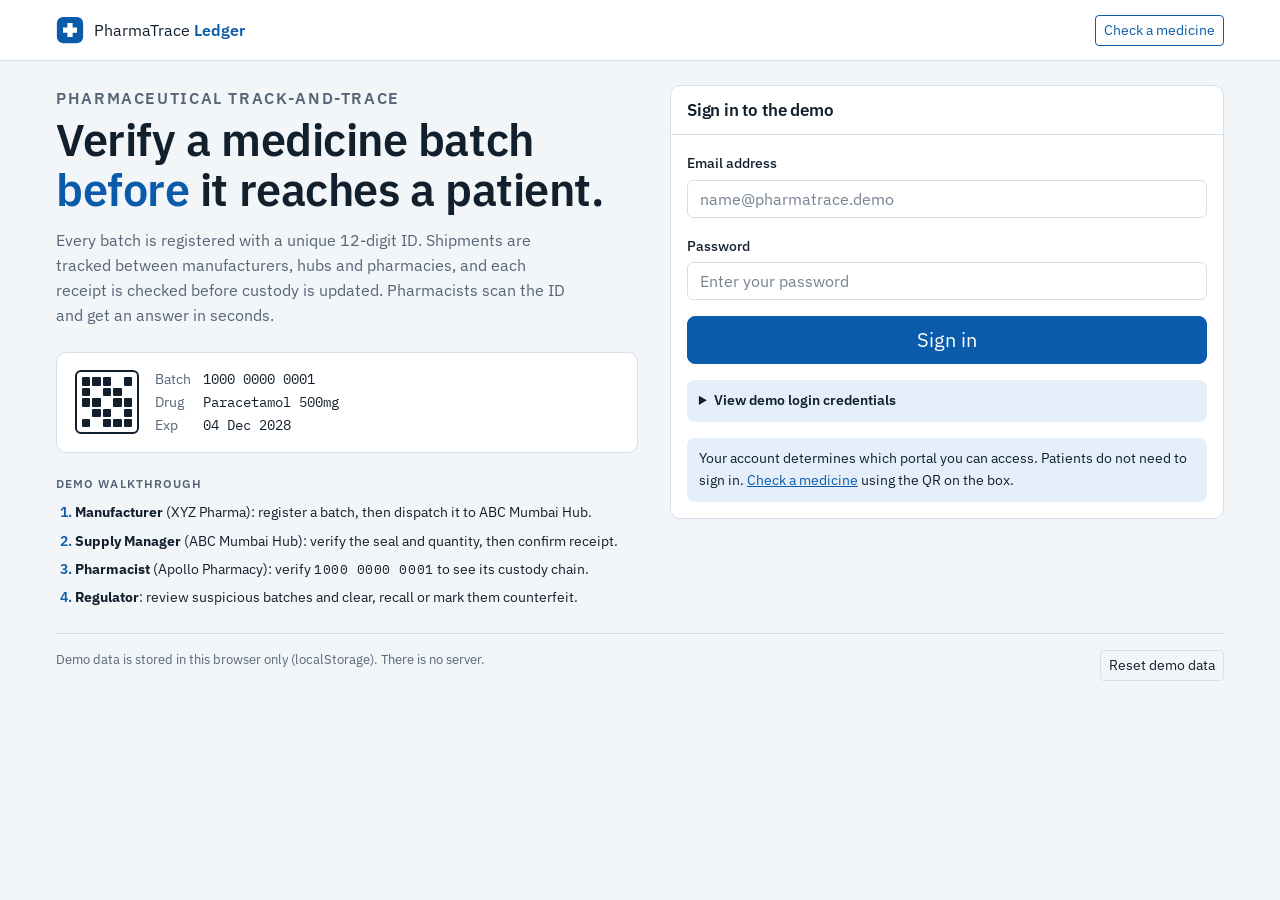
<file: index.html>
<!DOCTYPE html>
<html lang="en">
<head>
  <meta charset="UTF-8">
  <meta name="viewport" content="width=device-width, initial-scale=1, viewport-fit=cover">
  <meta name="claude:viewport-fit-sides" content="cover">
  <title>PharmaTrace Ledger</title>
  <link href="https://cdn.jsdelivr.net/npm/bootstrap@5.3.3/dist/css/bootstrap.min.css" rel="stylesheet">
  <link rel="preconnect" href="https://fonts.googleapis.com">
  <link rel="preconnect" href="https://fonts.gstatic.com" crossorigin>
  <link href="https://fonts.googleapis.com/css2?family=IBM+Plex+Mono:wght@400;600&family=IBM+Plex+Sans:wght@400;500;600&display=swap" rel="stylesheet">
  <link href="style.css" rel="stylesheet">
</head>
<body>
  <header class="pt-nav">
    <div class="pt-nav__inner">
      <a class="pt-brand" href="index.html" aria-label="PharmaTrace Ledger home">
        <svg class="pt-brand__mark" viewBox="0 0 32 32" aria-hidden="true"><rect x="1" y="1" width="30" height="30" rx="7" fill="var(--pt-accent)"/><path d="M13 8h6v5h5v6h-5v5h-6v-5H8v-6h5z" fill="var(--pt-accent-ink)"/></svg>
        <span>PharmaTrace <b>Ledger</b></span>
      </a>
      <div class="pt-nav__right"><a class="btn btn-sm btn-outline-primary" href="check.html">Check a medicine</a></div>
    </div>
  </header>

  <main class="pt-wrap">
    <div class="pt-login">
      <section class="pt-hero">
        <p class="pt-eyebrow">Pharmaceutical track-and-trace</p>
        <h1>Verify a medicine batch <em>before</em> it reaches a patient.</h1>
        <p>Every batch is registered with a unique 12-digit ID. Shipments are tracked between manufacturers, hubs and pharmacies, and each receipt is checked before custody is updated. Pharmacists scan the ID and get an answer in seconds.</p>

        <div class="pt-specimen" aria-label="Example batch label">
          <div class="pt-specimen__code" aria-hidden="true">
            <i></i><i></i><i></i><i class="o"></i><i></i>
            <i></i><i class="o"></i><i></i><i></i><i class="o"></i>
            <i></i><i></i><i class="o"></i><i></i><i></i>
            <i class="o"></i><i></i><i></i><i class="o"></i><i></i>
            <i></i><i class="o"></i><i></i><i></i><i></i>
          </div>
          <dl>
            <dt>Batch</dt><dd>1000 0000 0001</dd>
            <dt>Drug</dt><dd>Paracetamol 500mg</dd>
            <dt>Exp</dt><dd id="specExp">—</dd>
          </dl>
        </div>

        <h2 class="pt-section-label mt-4">Demo walkthrough</h2>
        <ol class="pt-steps">
          <li><strong>Manufacturer</strong> (XYZ Pharma): register a batch, then dispatch it to ABC Mumbai Hub.</li>
          <li><strong>Supply Manager</strong> (ABC Mumbai Hub): verify the seal and quantity, then confirm receipt.</li>
          <li><strong>Pharmacist</strong> (Apollo Pharmacy): verify <span class="pt-serial">1000 0000 0001</span> to see its custody chain.</li>
          <li><strong>Regulator</strong>: review suspicious batches and clear, recall or mark them counterfeit.</li>
        </ol>
      </section>

      <section class="pt-panel" aria-labelledby="signinTitle">
        <div class="pt-panel__head"><h2 id="signinTitle">Sign in to the demo</h2></div>
        <form class="pt-panel__body d-grid gap-3" id="loginForm" novalidate>
          <div>
            <label class="form-label" for="loginEmail">Email address</label>
            <input class="form-control" id="loginEmail" type="email" autocomplete="username" placeholder="name@pharmatrace.demo" required>
          </div>
          <div>
            <label class="form-label" for="loginPassword">Password</label>
            <input class="form-control" id="loginPassword" type="password" autocomplete="current-password" placeholder="Enter your password" required>
          </div>
          <button class="btn btn-primary btn-lg" type="submit">Sign in</button>
          <div id="demoCredentials"></div>
          <p class="pt-note mb-0">Your account determines which portal you can access. Patients do not need to sign in. <a href="check.html">Check a medicine</a> using the QR on the box.</p>
        </form>
      </section>
    </div>

    <footer class="pt-foot">
      <span>Demo data is stored in this browser only (localStorage). There is no server.</span>
      <span id="resetArea"><button class="btn btn-sm btn-outline-secondary" type="button" id="resetBtn">Reset demo data</button></span>
    </footer>
  </main>

  <script src="https://cdnjs.cloudflare.com/ajax/libs/bootstrap/5.3.3/js/bootstrap.bundle.min.js"></script>
  <script src="ledger.js"></script>
  <script src="data.js"></script>
  <script src="ui.js"></script>
  <script src="auth.js"></script>
  <script src="login.js"></script>
</body>
</html>
</file>
<file: style.css>
/* PharmaTrace Ledger — clinical theme on top of Bootstrap 5
   Layout: sticky top bar, summary tiles, then working tables; full-width status bands for results.
   Serial numbers are set in a monospace face, grouped 4-4-4 like a printed label. */
:root {
  --pt-bg: #F3F6F9;
  --pt-surface: #FFFFFF;
  --pt-ink: #12202E;
  --pt-muted: #566577;
  --pt-line: #D6E0EA;
  --pt-accent: #0A5BAA;
  --pt-accent-ink: #FFFFFF;
  --pt-accent-soft: #E4EFFA;
  --pt-ok: #0A7449;
  --pt-ok-soft: #DFF3E9;
  --pt-warn: #8A5600;
  --pt-warn-soft: #FFF1D2;
  --pt-bad: #B3132E;
  --pt-bad-soft: #FCE4E8;
  --pt-font: "IBM Plex Sans", system-ui, -apple-system, "Segoe UI", Roboto, sans-serif;
  --pt-mono: "IBM Plex Mono", ui-monospace, "SFMono-Regular", Menlo, Consolas, monospace;
  --pt-radius: 10px;
}
@media (prefers-color-scheme: dark) {
  :root:not([data-theme="light"]) {
    --pt-bg: #0D151E; --pt-surface: #142130; --pt-ink: #E4ECF4; --pt-muted: #98A8BA; --pt-line: #25374B;
    --pt-accent: #5BA3EE; --pt-accent-ink: #06121F; --pt-accent-soft: #15314E;
    --pt-ok: #4FCB95; --pt-ok-soft: #0F2E21; --pt-warn: #F2B64F; --pt-warn-soft: #33270E;
    --pt-bad: #FF7085; --pt-bad-soft: #3B131B; color-scheme: dark;
  }
}
:root[data-theme="dark"] {
  --pt-bg: #0D151E; --pt-surface: #142130; --pt-ink: #E4ECF4; --pt-muted: #98A8BA; --pt-line: #25374B;
  --pt-accent: #5BA3EE; --pt-accent-ink: #06121F; --pt-accent-soft: #15314E;
  --pt-ok: #4FCB95; --pt-ok-soft: #0F2E21; --pt-warn: #F2B64F; --pt-warn-soft: #33270E;
  --pt-bad: #FF7085; --pt-bad-soft: #3B131B; color-scheme: dark;
}

/* Point Bootstrap at our tokens */
html[data-bs-theme] {
  --bs-body-bg: var(--pt-bg);
  --bs-body-color: var(--pt-ink);
  --bs-body-font-family: var(--pt-font);
  --bs-border-color: var(--pt-line);
  --bs-secondary-color: var(--pt-muted);
  --bs-tertiary-bg: var(--pt-bg);
  --bs-emphasis-color: var(--pt-ink);
  --bs-heading-color: var(--pt-ink);
  --bs-link-color: var(--pt-accent);
  --bs-link-hover-color: var(--pt-accent);
  --bs-link-color-rgb: 10, 91, 170;
  --bs-focus-ring-color: color-mix(in srgb, var(--pt-accent) 35%, transparent);
}
body { background: var(--pt-bg); color: var(--pt-ink); font-family: var(--pt-font); font-size: 15px; line-height: 1.55; }
h1, h2, h3 { text-wrap: balance; letter-spacing: -0.01em; }
.text-body-secondary { color: var(--pt-muted) !important; }

.btn, .nav-link { background-image: none; text-shadow: none; }
.btn-primary {
  --bs-btn-bg: var(--pt-accent); --bs-btn-border-color: var(--pt-accent); --bs-btn-color: var(--pt-accent-ink);
  --bs-btn-hover-bg: color-mix(in srgb, var(--pt-accent) 86%, #000); --bs-btn-hover-border-color: color-mix(in srgb, var(--pt-accent) 86%, #000);
  --bs-btn-hover-color: var(--pt-accent-ink); --bs-btn-active-bg: color-mix(in srgb, var(--pt-accent) 78%, #000);
  --bs-btn-active-border-color: color-mix(in srgb, var(--pt-accent) 78%, #000); --bs-btn-active-color: var(--pt-accent-ink);
  --bs-btn-disabled-bg: var(--pt-accent); --bs-btn-disabled-border-color: var(--pt-accent); --bs-btn-disabled-color: var(--pt-accent-ink);
}
.btn-outline-primary {
  --bs-btn-color: var(--pt-accent); --bs-btn-border-color: var(--pt-accent);
  --bs-btn-hover-bg: var(--pt-accent); --bs-btn-hover-border-color: var(--pt-accent); --bs-btn-hover-color: var(--pt-accent-ink);
  --bs-btn-active-bg: var(--pt-accent); --bs-btn-active-border-color: var(--pt-accent); --bs-btn-active-color: var(--pt-accent-ink);
}
.btn-danger {
  --bs-btn-bg: var(--pt-bad); --bs-btn-border-color: var(--pt-bad); --bs-btn-color: var(--pt-surface);
  --bs-btn-hover-bg: color-mix(in srgb, var(--pt-bad) 85%, #000); --bs-btn-hover-border-color: color-mix(in srgb, var(--pt-bad) 85%, #000); --bs-btn-hover-color: var(--pt-surface);
  --bs-btn-active-bg: color-mix(in srgb, var(--pt-bad) 78%, #000); --bs-btn-active-color: var(--pt-surface);
}
.btn-outline-danger {
  --bs-btn-color: var(--pt-bad); --bs-btn-border-color: color-mix(in srgb, var(--pt-bad) 55%, transparent);
  --bs-btn-hover-bg: var(--pt-bad); --bs-btn-hover-border-color: var(--pt-bad); --bs-btn-hover-color: var(--pt-surface);
  --bs-btn-active-bg: var(--pt-bad); --bs-btn-active-color: var(--pt-surface);
}
.btn-outline-secondary {
  color: var(--bs-btn-color);
  --bs-btn-color: var(--pt-ink); --bs-btn-border-color: var(--pt-line);
  --bs-btn-hover-bg: var(--pt-accent-soft); --bs-btn-hover-border-color: var(--pt-line); --bs-btn-hover-color: var(--pt-ink);
  --bs-btn-active-bg: var(--pt-accent-soft); --bs-btn-active-color: var(--pt-ink);
}
.btn:focus-visible, .form-control:focus, .form-select:focus, .form-check-input:focus {
  border-color: var(--pt-accent);
  box-shadow: 0 0 0 3px color-mix(in srgb, var(--pt-accent) 35%, transparent);
  outline: none;
}
.form-control, .form-select { background-color: var(--pt-surface); color: var(--pt-ink); border-color: var(--pt-line); }
.form-control[readonly] { background-color: var(--pt-bg); }
.form-control::placeholder { color: var(--pt-muted); opacity: .8; }
.form-check-input:checked { background-color: var(--pt-accent); border-color: var(--pt-accent); }
.form-label { font-weight: 500; font-size: .875rem; margin-bottom: .3rem; }
.pt-mono-input { font-family: var(--pt-mono); letter-spacing: .03em; }

.modal { --bs-modal-bg: var(--pt-surface); --bs-modal-color: var(--pt-ink); --bs-modal-border-color: var(--pt-line); }
.dropdown-menu { --bs-dropdown-bg: var(--pt-surface); --bs-dropdown-color: var(--pt-ink); --bs-dropdown-border-color: var(--pt-line); }
.nav-tabs { --bs-nav-tabs-border-color: var(--pt-line); --bs-nav-tabs-link-active-bg: var(--pt-surface); --bs-nav-tabs-link-active-color: var(--pt-ink); --bs-nav-tabs-link-active-border-color: var(--pt-line) var(--pt-line) var(--pt-surface); --bs-nav-link-color: var(--pt-muted); --bs-nav-link-hover-color: var(--pt-accent); }

/* ---------- Page frame ---------- */
body::before { content: ""; position: fixed; inset: 0 0 auto; height: env(safe-area-inset-top, 0px); z-index: 1031; background: var(--pt-surface); }
.pt-wrap {
  max-width: 1200px; margin: 0 auto;
  padding-left: max(16px, env(safe-area-inset-left, 0px));
  padding-right: max(16px, env(safe-area-inset-right, 0px));
  padding-block: 24px 48px;
  display: grid; gap: 24px;
}
.pt-wrap > * { min-width: 0; }

.pt-nav {
  position: sticky; top: env(safe-area-inset-top, 0px); z-index: 1030;
  background: var(--pt-surface); border-bottom: 1px solid var(--pt-line);
}
.pt-nav__inner {
  max-width: 1200px; margin: 0 auto; min-height: 60px;
  padding-left: max(16px, env(safe-area-inset-left, 0px)); padding-right: max(16px, env(safe-area-inset-right, 0px));
  display: flex; align-items: center; gap: 16px; flex-wrap: wrap; padding-block: 8px;
}
.pt-brand { display: inline-flex; align-items: center; gap: 10px; color: var(--pt-ink); text-decoration: none; font-size: 1rem; white-space: nowrap; }
.pt-brand b { color: var(--pt-accent); font-weight: 600; }
.pt-brand__mark { width: 28px; height: 28px; flex: none; }
.pt-nav__page { color: var(--pt-muted); font-size: .9rem; padding-left: 16px; border-left: 1px solid var(--pt-line); }
.pt-nav__right { margin-left: auto; display: flex; align-items: center; gap: 12px; }
.pt-user { display: grid; line-height: 1.2; text-align: right; }
.pt-user__role { font-size: .68rem; text-transform: uppercase; letter-spacing: .08em; color: var(--pt-accent); font-weight: 600; }
.pt-user__name { font-weight: 500; font-size: .9rem; }
.pt-bell { position: relative; border: 1px solid var(--pt-line); background: var(--pt-surface); color: var(--pt-ink); width: 38px; height: 38px; border-radius: 8px; display: grid; place-items: center; }
.pt-bell:hover { background: var(--pt-accent-soft); }
.pt-bell:focus-visible { outline: 3px solid color-mix(in srgb, var(--pt-accent) 40%, transparent); }
.pt-bell__count { position: absolute; top: -6px; right: -6px; min-width: 18px; height: 18px; padding: 0 4px; border-radius: 9px; background: var(--pt-bad); color: var(--pt-surface); font-size: .7rem; font-weight: 600; display: grid; place-items: center; }
.pt-bell__menu { width: min(360px, calc(100vw - 32px)); max-height: 420px; overflow-y: auto; padding: 0; }
.pt-bell__head { margin: 0; padding: 10px 14px; font-size: .75rem; text-transform: uppercase; letter-spacing: .08em; color: var(--pt-muted); border-bottom: 1px solid var(--pt-line); }
.pt-bell__item { padding: 10px 14px; border-bottom: 1px solid var(--pt-line); font-size: .85rem; }
.pt-bell__item p { margin: 0 0 2px; }
.pt-bell__item time { font-size: .75rem; color: var(--pt-muted); }
.pt-bell__item.is-unread { background: var(--pt-accent-soft); }
.pt-bell__empty { padding: 14px; margin: 0; color: var(--pt-muted); font-size: .85rem; }
@media (max-width: 640px) {
  .pt-nav__page { display: none; }
  .pt-user { display: none; }
}

/* ---------- Page header ---------- */
.pt-head { display: flex; flex-wrap: wrap; align-items: end; justify-content: space-between; gap: 12px 24px; }
.pt-head h1 { font-size: clamp(1.5rem, 1.2rem + 1.2vw, 2rem); font-weight: 600; margin: 0; }
.pt-head p { margin: 4px 0 0; color: var(--pt-muted); max-width: 62ch; }
.pt-eyebrow { font-size: .72rem; text-transform: uppercase; letter-spacing: .1em; color: var(--pt-accent); font-weight: 600; margin: 0 0 4px; }
.pt-section-label { font-size: .75rem; text-transform: uppercase; letter-spacing: .09em; color: var(--pt-muted); font-weight: 600; margin: 0 0 10px; }

/* ---------- Summary tiles ---------- */
.pt-stats { display: grid; grid-template-columns: repeat(auto-fit, minmax(150px, 1fr)); gap: 12px; }
.pt-stat { background: var(--pt-surface); border: 1px solid var(--pt-line); border-radius: var(--pt-radius); padding: 14px 16px; border-top: 3px solid var(--pt-line); }
.pt-stat__label { font-size: .78rem; color: var(--pt-muted); margin: 0; }
.pt-stat__value { font-size: 1.75rem; font-weight: 600; margin: 2px 0 0; font-variant-numeric: tabular-nums; line-height: 1.2; }
.pt-stat--ok { border-top-color: var(--pt-ok); }
.pt-stat--warn { border-top-color: var(--pt-warn); }
.pt-stat--bad { border-top-color: var(--pt-bad); }
.pt-stat--info { border-top-color: var(--pt-accent); }

/* ---------- Panels and tables ---------- */
.pt-panel { background: var(--pt-surface); border: 1px solid var(--pt-line); border-radius: var(--pt-radius); }
.pt-panel__head { display: flex; flex-wrap: wrap; align-items: center; justify-content: space-between; gap: 10px 16px; padding: 14px 16px; border-bottom: 1px solid var(--pt-line); }
.pt-panel__head h2 { font-size: 1.05rem; font-weight: 600; margin: 0; }
.pt-panel__body { padding: 16px; }
.pt-toolbar { display: flex; flex-wrap: wrap; gap: 8px; align-items: center; }
.pt-toolbar .form-control, .pt-toolbar .form-select { width: auto; min-width: 0; flex: 1 1 160px; }
.table-responsive { margin: 0; }
.pt-table { --bs-table-bg: var(--pt-surface); --bs-table-color: var(--pt-ink); --bs-table-border-color: var(--pt-line); --bs-table-hover-bg: var(--pt-accent-soft); --bs-table-hover-color: var(--pt-ink); margin: 0; font-size: .9rem; }
.pt-table th { font-size: .72rem; text-transform: uppercase; letter-spacing: .07em; color: var(--pt-muted); font-weight: 600; white-space: nowrap; background: var(--pt-surface); }
.pt-table td, .pt-table th { padding: 10px 16px; vertical-align: middle; }
.pt-table td { font-variant-numeric: tabular-nums; }
.pt-actions { display: flex; flex-wrap: wrap; gap: 6px; }
.pt-actions .btn { --bs-btn-padding-y: .2rem; --bs-btn-padding-x: .55rem; --bs-btn-font-size: .8rem; white-space: nowrap; }
.pt-empty-cell { text-align: center; color: var(--pt-muted); padding: 28px 16px !important; }
.pt-sub { display: block; font-size: .78rem; color: var(--pt-muted); }

.pt-serial { font-family: var(--pt-mono); font-size: .92em; letter-spacing: .04em; white-space: nowrap; font-variant-numeric: tabular-nums; }

/* ---------- Badges ---------- */
.pt-badge { display: inline-flex; align-items: center; gap: 4px; padding: 2px 8px; border-radius: 999px; font-size: .76rem; font-weight: 600; white-space: nowrap; border: 1px solid transparent; }
.pt-badge--ok { color: var(--pt-ok); background: var(--pt-ok-soft); border-color: color-mix(in srgb, var(--pt-ok) 30%, transparent); }
.pt-badge--warn { color: var(--pt-warn); background: var(--pt-warn-soft); border-color: color-mix(in srgb, var(--pt-warn) 30%, transparent); }
.pt-badge--bad { color: var(--pt-bad); background: var(--pt-bad-soft); border-color: color-mix(in srgb, var(--pt-bad) 30%, transparent); }
.pt-badge--info { color: var(--pt-accent); background: var(--pt-accent-soft); border-color: color-mix(in srgb, var(--pt-accent) 25%, transparent); }

/* ---------- StatusAlert ---------- */
.pt-alert { display: flex; gap: 14px; align-items: flex-start; padding: 16px 18px; border-radius: var(--pt-radius); border: 1px solid; }
.pt-alert__icon { flex: none; width: 34px; height: 34px; border-radius: 50%; display: grid; place-items: center; font-size: 1.05rem; font-weight: 700; }
.pt-alert__title { margin: 0; font-weight: 600; font-size: 1.15rem; line-height: 1.3; }
.pt-alert__msg { margin: 2px 0 0; }
.pt-alert--ok { background: var(--pt-ok-soft); border-color: var(--pt-ok); color: var(--pt-ink); }
.pt-alert--ok .pt-alert__icon { background: var(--pt-ok); color: var(--pt-surface); }
.pt-alert--ok .pt-alert__title { color: var(--pt-ok); }
.pt-alert--warn { background: var(--pt-warn-soft); border-color: var(--pt-warn); color: var(--pt-ink); }
.pt-alert--warn .pt-alert__icon { background: var(--pt-warn); color: var(--pt-surface); }
.pt-alert--warn .pt-alert__title { color: var(--pt-warn); text-transform: uppercase; letter-spacing: .02em; }
.pt-alert--bad { background: var(--pt-bad); border-color: var(--pt-bad); color: var(--pt-surface); }
.pt-alert--bad .pt-alert__icon { background: var(--pt-surface); color: var(--pt-bad); }
.pt-alert--bad .pt-alert__title { text-transform: uppercase; letter-spacing: .02em; font-size: 1.3rem; }

/* ---------- Timeline ---------- */
.pt-timeline { list-style: none; margin: 0; padding: 0; position: relative; }
.pt-step { position: relative; display: grid; grid-template-columns: 22px minmax(0, 1fr); gap: 12px; padding-bottom: 16px; }
.pt-step:not(:last-child)::before { content: ""; position: absolute; left: 10px; top: 18px; bottom: -2px; width: 2px; background: var(--pt-line); }
.pt-step__dot { width: 14px; height: 14px; margin: 4px 0 0 4px; border-radius: 50%; border: 3px solid var(--pt-accent); background: var(--pt-surface); position: relative; z-index: 1; }
.pt-step--ok .pt-step__dot { border-color: var(--pt-ok); }
.pt-step--warn .pt-step__dot { border-color: var(--pt-warn); }
.pt-step--bad .pt-step__dot { border-color: var(--pt-bad); background: var(--pt-bad); }
.pt-step__event { margin: 0; font-weight: 500; overflow-wrap: anywhere; }
.pt-step__meta { margin: 0; font-size: .82rem; color: var(--pt-muted); }
.pt-step__hash { margin: 2px 0 0; font-family: var(--pt-mono); font-size: .72rem; color: var(--pt-muted); opacity: .85; }
.pt-step--broken .pt-step__body { background: var(--pt-bad-soft); border-radius: 6px; padding: 4px 8px; margin-left: -8px; }
.pt-step--broken .pt-step__hash { color: var(--pt-bad); opacity: 1; }

/* ---------- Facts grid ---------- */
.pt-facts { display: grid; grid-template-columns: repeat(auto-fit, minmax(170px, 1fr)); gap: 12px 20px; margin: 0; }
.pt-facts dt { font-size: .72rem; text-transform: uppercase; letter-spacing: .08em; color: var(--pt-muted); font-weight: 600; }
.pt-facts dd { margin: 2px 0 0; font-weight: 500; }

/* ---------- Notes, impact list, QR ---------- */
.pt-note { background: var(--pt-accent-soft); border-radius: 8px; padding: 10px 12px; font-size: .88rem; }
.pt-note--warn { background: var(--pt-warn-soft); color: var(--pt-ink); }
.pt-modal-error { background: var(--pt-bad-soft); color: var(--pt-bad); border: 1px solid var(--pt-bad); border-radius: 8px; padding: 8px 12px; font-size: .88rem; margin-bottom: 8px; }
.pt-impact { list-style: none; padding: 0; margin: 0; display: grid; gap: 8px; }
.pt-impact li { display: flex; flex-wrap: wrap; justify-content: space-between; gap: 4px 12px; padding: 10px 12px; border: 1px solid var(--pt-line); border-left: 3px solid var(--pt-bad); border-radius: 6px; }
.pt-impact span { color: var(--pt-muted); font-size: .85rem; }
.pt-qr-label { display: flex; flex-wrap: wrap; gap: 16px; align-items: center; padding: 14px; border: 1px dashed var(--pt-line); border-radius: 8px; }
.pt-qr { background: #FFFFFF; padding: 8px; border-radius: 6px; line-height: 0; }
.pt-qr img, .pt-qr canvas { display: block; }

/* ---------- Search (SerialSearchInput) ---------- */
.pt-search { display: grid; grid-template-columns: minmax(0, 1fr) auto auto; gap: 8px; }
.pt-search input { font-family: var(--pt-mono); font-size: 1.35rem; letter-spacing: .08em; padding: 12px 16px; }
.pt-search .btn { padding-inline: 18px; }
@media (max-width: 560px) {
  .pt-search { grid-template-columns: 1fr 1fr; }
  .pt-search input { grid-column: 1 / -1; font-size: 1.15rem; }
}
.pt-empty { display: grid; justify-items: center; text-align: center; gap: 8px; padding: 32px 16px; color: var(--pt-muted); }
.pt-empty svg { width: 64px; height: 64px; color: var(--pt-accent); opacity: .8; }
.pt-empty p { margin: 0; max-width: 40ch; }
#scanReader { width: 100%; max-width: 420px; margin: 0 auto; border-radius: 8px; overflow: hidden; }

/* ---------- Review cards (regulator) ---------- */
.pt-review { display: grid; gap: 12px; }
.pt-review__item { display: grid; grid-template-columns: minmax(0, 1fr) auto; gap: 12px 20px; align-items: center; padding: 14px 16px; border: 1px solid var(--pt-line); border-left: 4px solid var(--pt-warn); border-radius: 8px; background: var(--pt-surface); }
.pt-review__item h3 { font-size: 1rem; margin: 0 0 2px; font-weight: 600; }
.pt-review__item p { margin: 0; font-size: .88rem; color: var(--pt-muted); }
@media (max-width: 640px) { .pt-review__item { grid-template-columns: 1fr; } }

/* ---------- Login page ---------- */
.pt-login { display: grid; grid-template-columns: minmax(0, 1.05fr) minmax(0, 1fr); gap: 32px; align-items: start; }
@media (max-width: 860px) { .pt-login { grid-template-columns: 1fr; } }
.pt-hero h1 { font-size: clamp(1.9rem, 1.4rem + 2vw, 2.8rem); font-weight: 600; line-height: 1.12; margin: 0 0 12px; }
.pt-hero h1 em { font-style: normal; color: var(--pt-accent); }
.pt-hero p { color: var(--pt-muted); max-width: 52ch; font-size: 1.02rem; }
.pt-specimen { margin-top: 24px; background: var(--pt-surface); border: 1px solid var(--pt-line); border-radius: var(--pt-radius); padding: 16px 18px; display: grid; grid-template-columns: auto minmax(0, 1fr); gap: 16px; align-items: center; }
.pt-specimen__code { width: 64px; height: 64px; border: 2px solid var(--pt-ink); border-radius: 6px; display: grid; grid-template-columns: repeat(5, 1fr); grid-template-rows: repeat(5, 1fr); padding: 5px; gap: 2px; }
.pt-specimen__code i { background: var(--pt-ink); border-radius: 1px; }
.pt-specimen__code i.o { background: transparent; }
.pt-specimen dl { display: grid; grid-template-columns: auto minmax(0, 1fr); gap: 2px 12px; margin: 0; font-size: .85rem; }
.pt-specimen dt { color: var(--pt-muted); font-weight: 400; }
.pt-specimen dd { margin: 0; font-family: var(--pt-mono); }
.pt-steps { margin: 0; padding-left: 1.2rem; display: grid; gap: 6px; font-size: .9rem; }
.pt-steps li::marker { color: var(--pt-accent); font-weight: 600; }

/* ---------- Patient page ---------- */
.pt-public { max-width: 640px; margin: 0 auto; width: 100%; }
.pt-public__result { display: grid; gap: 16px; }

/* ---------- Toasts ---------- */
.pt-toasts { position: fixed; z-index: 2000; right: max(16px, env(safe-area-inset-right, 0px)); bottom: calc(16px + env(safe-area-inset-bottom, 0px)); display: grid; gap: 8px; max-width: min(380px, calc(100vw - 32px)); }
.pt-toast { padding: 12px 14px; border-radius: 8px; background: var(--pt-ink); color: var(--pt-bg); box-shadow: 0 6px 24px rgba(0, 0, 0, .18); border-left: 4px solid var(--pt-ok); font-size: .9rem; transition: opacity .3s, transform .3s; }
.pt-toast--bad { border-left-color: var(--pt-bad); }
.pt-toast--warn { border-left-color: var(--pt-warn); }
.pt-toast--info { border-left-color: var(--pt-accent); }
.pt-toast.is-leaving { opacity: 0; transform: translateY(6px); }
@media (prefers-reduced-motion: reduce) { .pt-toast { transition: none; } }

.pt-foot { color: var(--pt-muted); font-size: .82rem; display: flex; flex-wrap: wrap; gap: 8px 16px; justify-content: space-between; border-top: 1px solid var(--pt-line); padding-top: 16px; }
</file>
